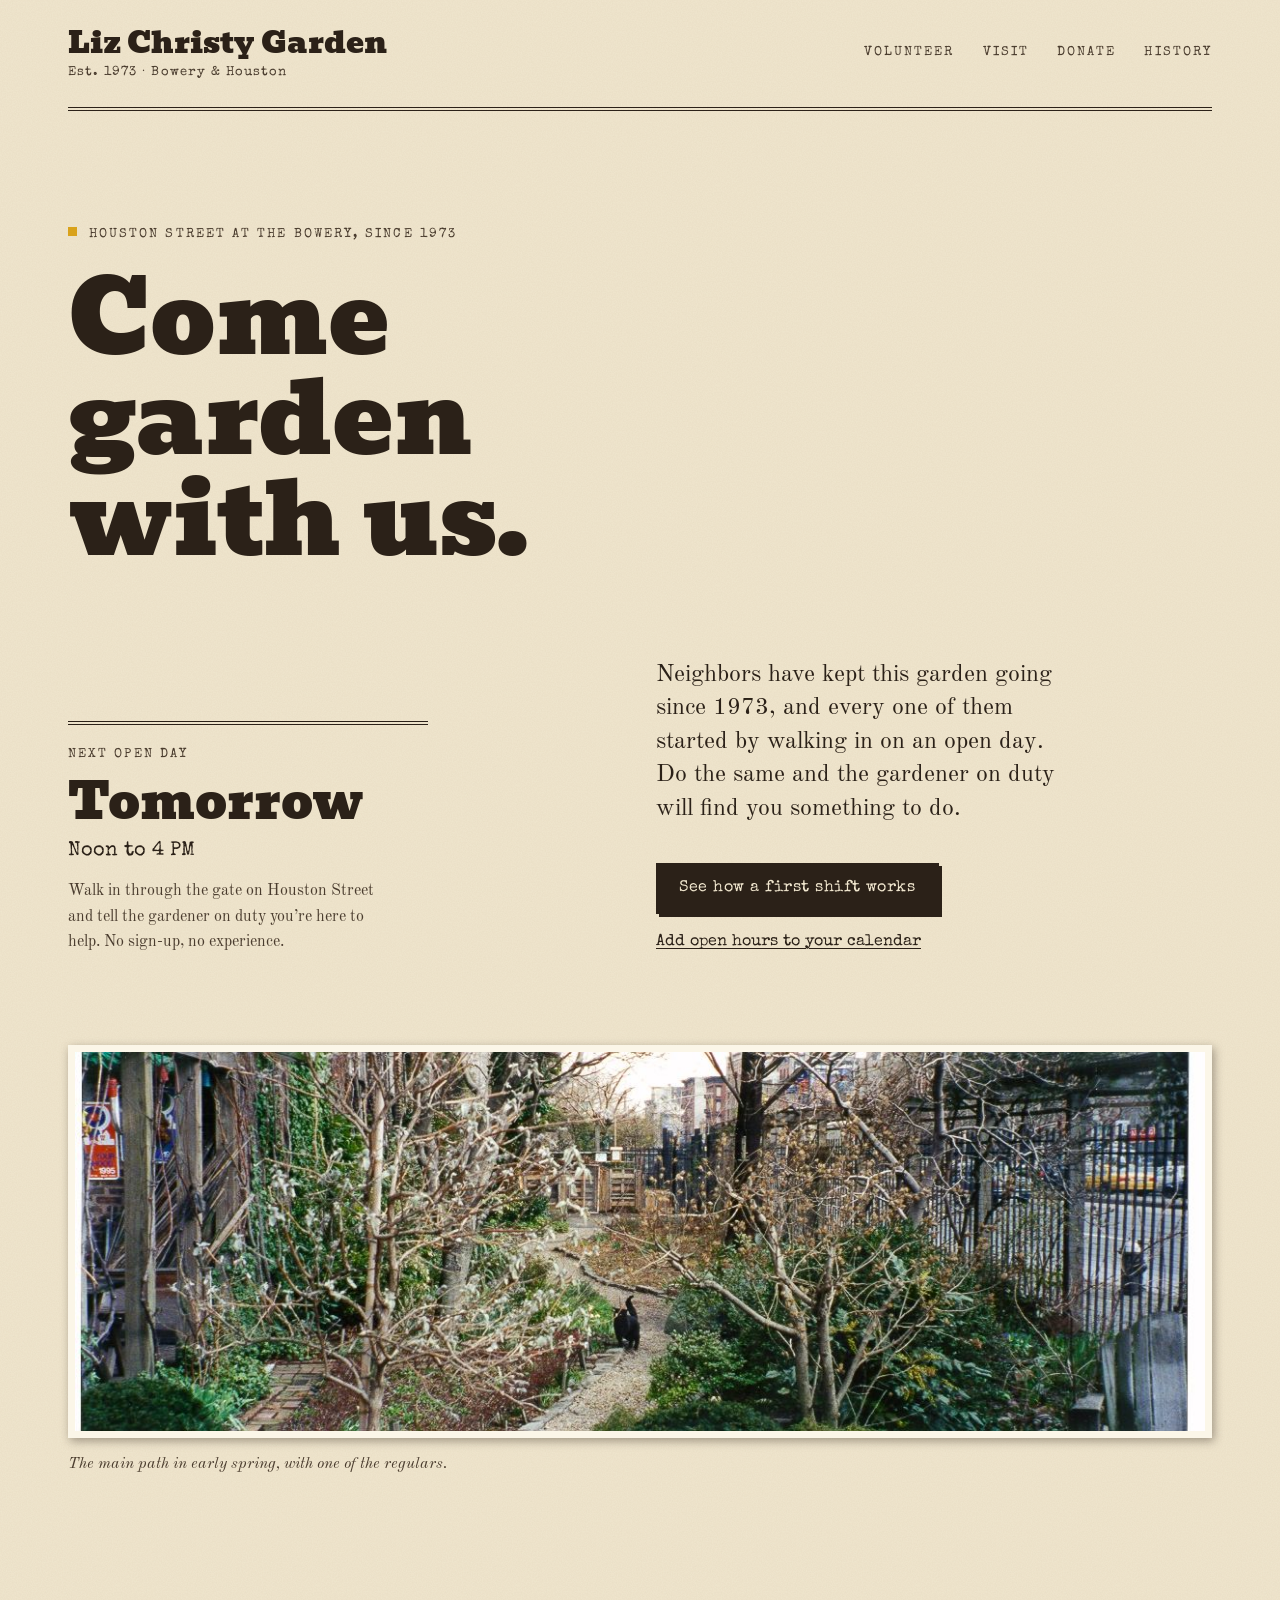
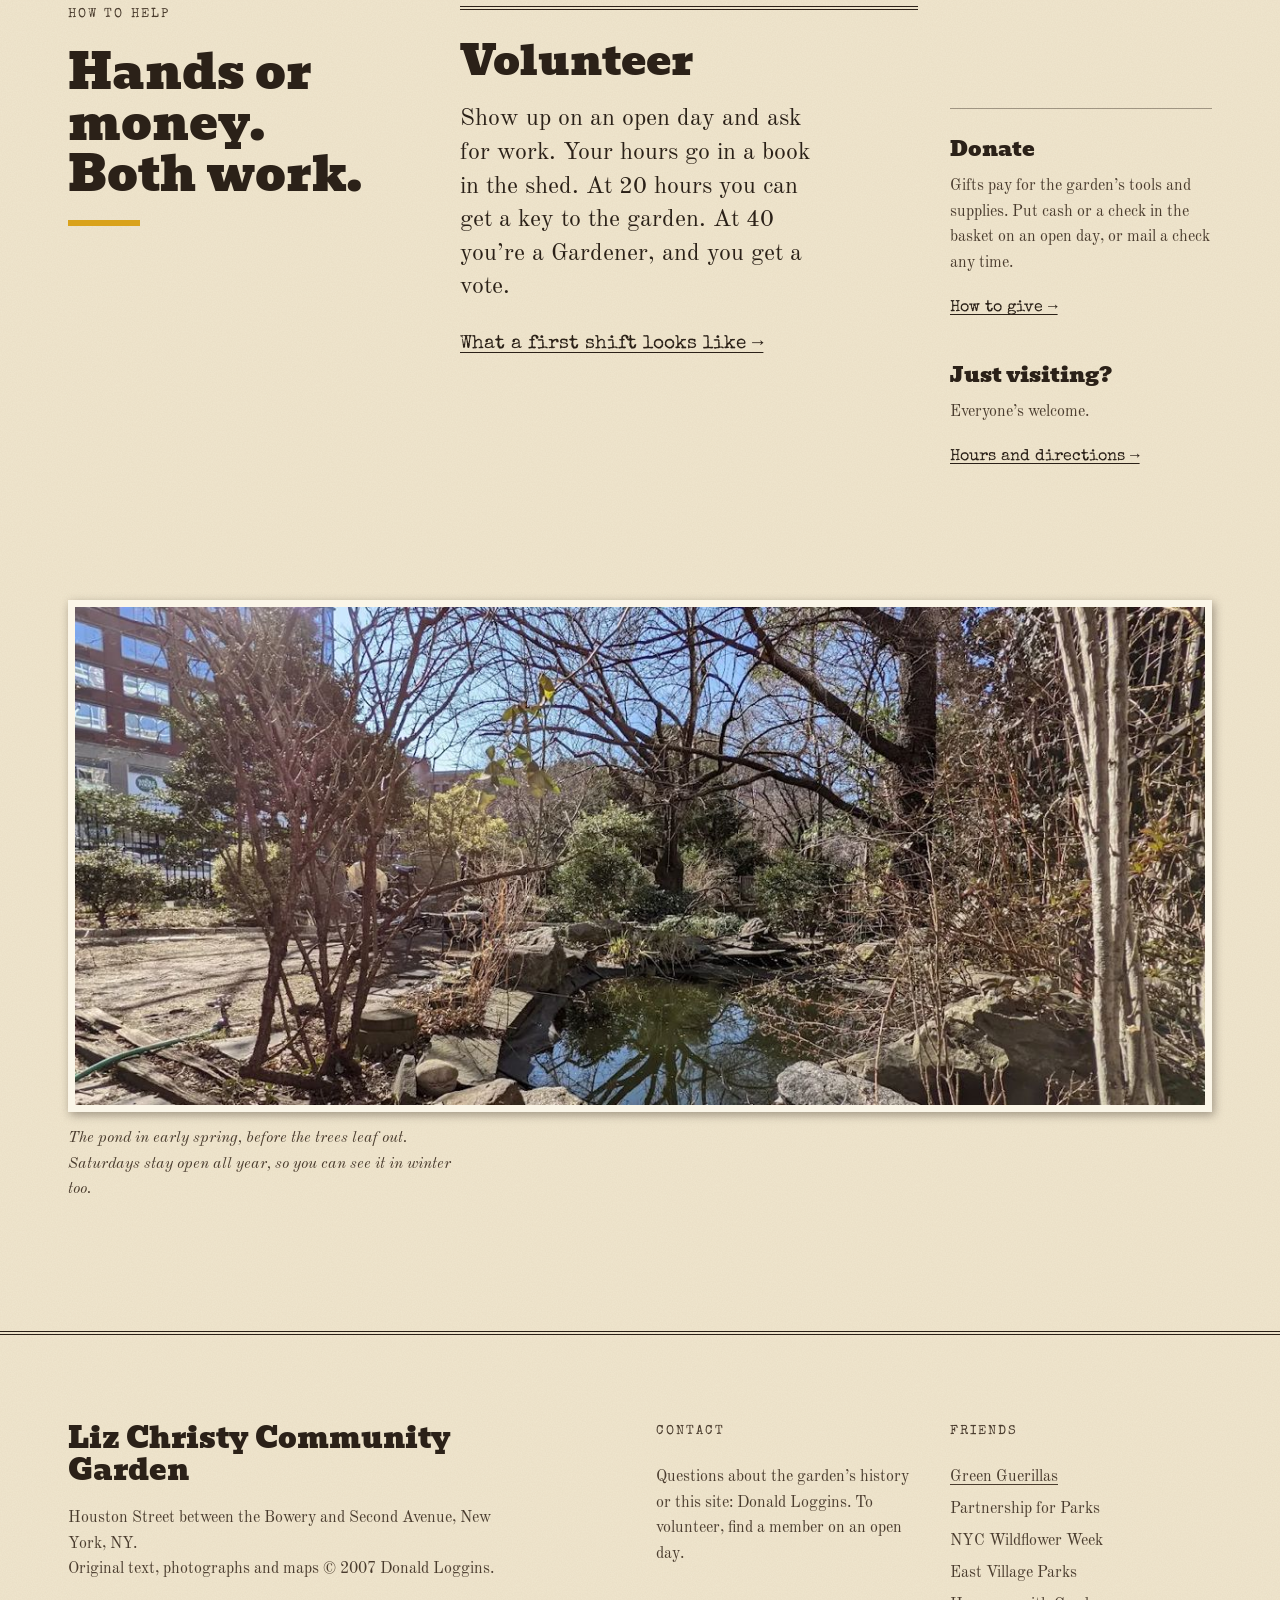
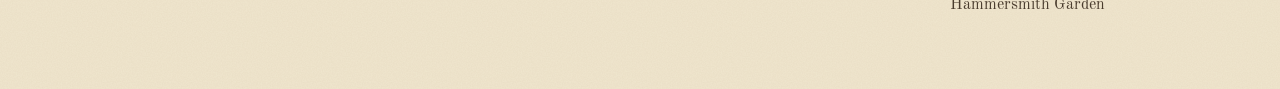
<file: index.html>
<!DOCTYPE html>
<html lang="en">
<head>
<meta charset="utf-8">
<meta name="viewport" content="width=device-width, initial-scale=1, viewport-fit=cover">
<title>Liz Christy Garden · Come garden with us</title>
<meta name="description" content="Neighbors have run this Houston Street garden since 1973. Walk in on a Saturday, noon to 4 PM, and the gardener on duty will find you something to do.">
<!-- Social sharing. If your Vercel address is not liz-christy-gardens.vercel.app,
     replace that address in the four lines below that contain it. -->
<meta property="og:type" content="website">
<meta property="og:site_name" content="Liz Christy Community Garden">
<meta property="og:title" content="Liz Christy Garden: come garden with us">
<meta property="og:description" content="Open Saturdays, noon to 4 PM, all year. Walk in, say you’d like to help, and get to work.">
<link rel="canonical" href="https://liz-christy-gardens.vercel.app/">
<meta property="og:url" content="https://liz-christy-gardens.vercel.app/">
<meta property="og:image" content="https://liz-christy-gardens.vercel.app/share.png">
<meta property="og:image:width" content="1200">
<meta property="og:image:height" content="630">
<meta property="og:image:alt" content="Liz Christy Garden, New York City’s first community garden, since 1973 at Bowery and Houston">
<meta name="twitter:card" content="summary_large_image">
<meta name="twitter:title" content="Liz Christy Garden: come garden with us">
<meta name="twitter:description" content="Open Saturdays, noon to 4 PM, all year. Walk in, say you’d like to help, and get to work.">
<meta name="twitter:image" content="https://liz-christy-gardens.vercel.app/share.png">
<meta name="twitter:image:alt" content="Liz Christy Garden, New York City’s first community garden, since 1973 at Bowery and Houston">
<!-- ANALYTICS (free, cookie-free): sign up at goatcounter.com, replace YOURCODE,
     and remove the comment markers around the line below. Buttons marked data-track report as events.
<script data-goatcounter="https://YOURCODE.goatcounter.com/count" async src="https://gc.zgo.at/count.js"></script>
-->
<link rel="preload" href="fonts/bevan-400.woff2" as="font" type="font/woff2" crossorigin>
<link rel="preload" href="fonts/old-standard-tt-400.woff2" as="font" type="font/woff2" crossorigin>
<link rel="stylesheet" href="css/styles.css">
</head>
<body>
<a class="skip" href="#main">Skip to content</a>
<div class="wrap">
  <nav aria-label="Main">
    <a class="wordmark" href="#/">Liz Christy Garden<small>Est. 1973 · Bowery &amp; Houston</small></a>
    <ul>
      <li><a href="#/volunteer" data-nav="volunteer">Volunteer</a></li>
      <li><a href="#/visit" data-nav="visit">Visit</a></li>
      <li><a href="#/donate" data-nav="donate">Donate</a></li>
      <li><a href="#/history" data-nav="history">History</a></li>
    </ul>
  </nav>
</div>

<main id="main">

<!-- HOME -->
<div class="view" data-page="home" data-title="Liz Christy Garden · Come garden with us">
  <header class="hero">
    <div class="wrap">
      <span class="label">Houston Street at the Bowery, since 1973</span>
      <h1 tabindex="-1">Come garden with us.</h1>
      <div class="grid hero-foot">
        <div class="shift">
          <span class="shift-label">Next open day</span>
          <div class="num" data-next-day>Saturday</div>
          <p class="shift-time" data-next-time>Noon to 4 PM</p>
          <p>Walk in through the gate on Houston Street and tell the gardener on duty you’re here to help. No sign-up, no experience.</p>
        </div>
        <div class="lede-col">
          <p class="lede">Neighbors have kept this garden going since 1973, and every one of them started by walking in on an open day. Do the same and the gardener on duty will find you something to do.</p>
          <div class="actions">
            <a class="btn btn-solid" href="#/volunteer" data-track="hero-volunteer">See how a first shift works</a>
            <a class="textlink" href="open-hours.ics" download data-track="hero-calendar">Add open hours to your calendar</a>
          </div>
        </div>
      </div>
      <figure class="photo photo-hero">
        <img src="images/p0.jpg" width="1171" height="392" alt="A gravel path winds through the garden in early spring, past pussy willows and evergreen shrubs, with a black cat on the path and the Houston Street fence beyond.">
        <figcaption>The main path in early spring, with one of the regulars.</figcaption>
      </figure>
    </div>
  </header>

  <section class="help" aria-labelledby="help-h">
    <div class="wrap grid">
      <div class="help-head">
        <span class="label">How to help</span>
        <h2 id="help-h">Hands or money. Both work.</h2>
      </div>
      <div class="help-main">
        <h3>Volunteer</h3>
        <p>Show up on an open day and ask for work. Your hours go in a book in the shed. At 20 hours you can get a key to the garden. At 40 you’re a Gardener, and you get a vote.</p>
        <a class="arrow" href="#/volunteer" data-track="help-volunteer">What a first shift looks like</a>
      </div>
      <div class="help-side">
        <h3>Donate</h3>
        <p>Gifts pay for the garden’s tools and supplies. Put cash or a check in the basket on an open day, or mail a check any time.</p>
        <a class="arrow" href="#/donate" data-track="help-donate">How to give</a>
        <h3>Just visiting?</h3>
        <p>Everyone’s welcome.</p>
        <a class="arrow" href="#/visit" data-track="help-visit">Hours and directions</a>
      </div>
    </div>
  </section>

  <section class="photo-band">
    <div class="wrap"><figure class="photo"><img src="images/p9.jpg" width="1200" height="529" loading="lazy" alt="The garden pond in early spring under bare trees and a bright blue sky, ringed with large stones, with apartment buildings beyond the fence."><figcaption>The pond in early spring, before the trees leaf out. Saturdays stay open all year, so you can see it in winter too.</figcaption></figure></div>
  </section>
</div>

<!-- VISIT -->
<div class="view" data-page="visit" data-title="Visit · Liz Christy Garden" hidden>
  <header class="page-head">
    <div class="wrap grid">
      <div class="ph-title"><span class="label">Visit</span><h1 tabindex="-1">Come and visit.</h1></div>
      <p class="ph-lede">The garden is open to everyone. Want to pitch in while you’re here? Ask the gardener on duty.</p>
    </div>
  </header>
  <section id="visit" aria-labelledby="visit-h">
    <div class="wrap grid">
      <div class="visit-head">
        <span class="label">Open hours</span>
        <h2 id="visit-h">When we’re open.</h2>
        <div class="status" id="status" role="status"><i aria-hidden="true"></i><span id="status-text">Checking today’s hours</span></div>
        <p><a class="textlink" href="open-hours.ics" download data-track="visit-calendar">Add open hours to your calendar</a></p>
      </div>
      <div class="visit-body">
        <table>
          <tbody>
            <tr data-day="6"><th scope="row">Saturday</th><td>Noon to 4 PM<small>All year</small></td></tr>
            <tr data-day="0"><th scope="row">Sunday</th><td>Noon to 4 PM<small>May through September</small></td></tr>
            <tr data-day="2"><th scope="row">Tuesday</th><td>6 PM to dusk<small>May through September</small></td></tr>
            <tr data-day="4"><th scope="row">Thursday</th><td>6 PM to dusk<small>May through September</small></td></tr>
          </tbody>
        </table>
        <div class="address">
          <div class="map" aria-hidden="true"><div class="lot"></div><b class="h">Houston</b><b class="v">Bowery</b></div>
          <div>
            <h3>Northeast corner of Bowery and Houston</h3>
            <p class="soft">The gate is on Houston Street, between the Bowery and Second Avenue, in Manhattan.</p>
          </div>
        </div>
      </div>
      <figure class="photo photo-wide">
        <img src="images/p1.jpg" width="1150" height="388" loading="lazy" alt="Planted beds and a curving gravel path under a large bare-branched tree, with the iron fence and Houston Street traffic visible through the trees.">
        <figcaption>Looking toward Houston Street. The garden sits right on the corner, behind the iron fence.</figcaption>
      </figure>
    </div>
  </section>
  <section id="today" aria-labelledby="today-h">
    <div class="wrap grid">
      <div class="today-head">
        <span class="label">What’s growing</span>
        <h2 id="today-h">A walk through.</h2>
        <p class="soft">Members design and tend their own areas. Everyone shares the general upkeep.</p>
      </div>
      <dl class="today-list">
        <div class="feature">
          <dt>The pond</dt>
          <dd>Two and a half feet deep, with fish and red-eared slider turtles living in it year round.</dd>
          <dd class="pond-photo"><div class="photo-pair">
            <figure class="photo"><img src="images/p2.jpg" width="800" height="600" loading="lazy" alt="Red-eared slider turtles basking on stones at the edge of the garden pond, surrounded by tall leafy water plants, grasses, and a wooden bench."><figcaption>Red-eared sliders sunning on the edge.</figcaption></figure>
            <figure class="photo"><img src="images/p5.jpg" width="765" height="1020" loading="lazy" alt="Orange, red, and pale gold fish gathered near a flat stone at the edge of the dark pond, with water plants overhead."><figcaption>The fish, gathering at the edge.</figcaption></figure>
          </div></dd>
        </div>
        <div><dt>Wildflower habitat</dt><dd>A patch kept for native and wild plants.</dd></div>
        <div><dt>Grape arbor</dt><dd>Shade overhead, grapes in season.</dd></div>
        <div><dt>Weeping birch grove</dt><dd>A quiet stand of trees to sit under.</dd></div>
        <div><dt>Dawn redwood</dt><dd>An ancient tree species, growing on Houston Street.</dd></div>
        <div><dt>Fruit trees and berries</dt><dd>Tucked in among the members’ plots.</dd></div>
        <div><dt>Vegetables and herbs</dt><dd>Descendants of the sixty raised beds from 1974.</dd></div>
        <div><dt>Perennials</dt><dd>Hundreds of varieties, so something is always in bloom.</dd></div>
        <div><dt>Benches</dt><dd>Wooden ones, for reading, resting, and bird watching.</dd></div>
      </dl>
    </div>
  </section>
  <section class="essay" aria-labelledby="essay-h">
    <div class="wrap grid">
      <div class="essay-head">
        <span class="label">Around the garden</span>
        <h2 id="essay-h">Places to pause.</h2>
      </div>
      <figure class="photo essay-a"><img src="images/p3.jpg" width="540" height="720" loading="lazy" alt="A wooden arbor bench with a lattice back, nearly covered in trailing vines, set among leafy shrubs and dappled sunlight."><figcaption>A vine-covered arbor bench.</figcaption></figure>
    </div>
  </section>
  <section id="rules" aria-labelledby="rules-h">
    <div class="wrap grid">
      <div class="rules-head">
        <span class="label">House rules</span>
        <h2 id="rules-h">The short version.</h2>
        <p>Sunbathe, read, watch birds, wander. These keep it nice for everyone else doing the same.</p>
      </div>
      <dl class="rules">
        <div><dt>Leave the flowers</dt><dd>Please don’t pick or cut anything. If a plant catches your eye, ask a gardener its name and look for it at a Greenmarket.</dd></div>
        <div><dt>Stay on the paths</dt><dd>Don’t step into a plot without its gardener’s permission. Dogs stay on the paths too.</dd></div>
        <div><dt>Kids are welcome</dt><dd>They can visit with a parent and learn to garden. Running and wild play aren’t allowed.</dd></div>
        <div><dt>Let the pond be</dt><dd>Please don’t add fish or turtles. The pond can only safely support the ones it has.</dd></div>
        <div><dt>Handheld cameras only</dt><dd>Tripods and other gear block the paths.</dd></div>
      </dl>
    </div>
  </section>
</div>

<!-- HISTORY -->
<div class="view" data-page="history" data-title="History · Liz Christy Garden" hidden>
  <header class="page-head">
    <div class="wrap grid">
      <div class="ph-title"><span class="label">History</span><h1 tabindex="-1">Fifty years on one corner.</h1></div>
      <p class="ph-lede">A rubble-strewn lot became New York City’s first community garden. Here’s how.</p>
    </div>
  </header>
  <section id="history" class="dark" aria-labelledby="hist-h">
    <div class="wrap grid">
      <div class="hist-head">
        <span class="label">Timeline</span>
        <h2 id="hist-h">From Stuyvesant’s farm to a protected garden.</h2>
      </div>
      <p class="hist-intro">By the 1970s this corner was a vacant lot in a neighborhood of abandoned buildings. A local resident named Liz Christy saw a garden in it.</p>
      <ol class="timeline">
        <li><div class="yr">1600s</div><div class="ev"><h3>A Dutch bouwerie</h3><p>The corner of Bouwerie and North Street was the southern tip of a farm owned by Peter Stuyvesant, the last Dutch Governor of New Amsterdam. Bouwerie is Dutch for farm.</p></div></li>
        <li class="key"><div class="yr">1973</div><div class="ev"><h3>The Green Guerillas move in</h3><p>Liz Christy and a group of gardening activists were already planting window boxes, tree pits, and vacant lots with seed bombs. In December they asked the City for official use of the lot. Volunteers hauled out garbage and rubble, spread donated topsoil, put up a fence, and started planting.</p></div></li>
        <li class="key"><div class="yr">1974</div><div class="ev"><h3>The $1 lease</h3><p>On April 23, the City’s office of Housing Preservation and Development approved the lot for rent. Sixty raised beds went in with vegetables, then trees and herbaceous borders.</p><figure class="photo archive"><img src="images/p10.jpg" width="288" height="227" loading="lazy" alt="Black-and-white photograph of a woman and a young boy reading a sign on a chain-link fence that says Bowery-Houston Community Farm and Garden, 1974."><figcaption>The first sign, 1974, when it was still the Bowery-Houston Community Farm and Garden.</figcaption></figure></div></li>
        <li><div class="yr">1975</div><div class="ev"><h3>A model for the city</h3><p>In its second year the garden won its first Mollie Parnis Dress Up Your Neighborhood Award. People from all five boroughs asked how to start their own. The Green Guerillas ran workshops, tested plants in hostile conditions, and gave plants away to new gardens across the City.</p></div></li>
        <li><div class="yr">1986</div><div class="ev"><h3>Named for its founder</h3><p>The garden was dedicated as Liz Christy’s Bowery-Houston Garden, in her memory.</p></div></li>
        <li><div class="yr">1990</div><div class="ev"><h3>A pledge to keep it whole</h3><p>After years of uncertainty and a wave of public support, the Cooper Square Committee pledged to preserve the entire garden in its renovation plans for the neighborhood.</p></div></li>
        <li><div class="yr">2002</div><div class="ev"><h3>Protected</h3><p>An agreement between the City of New York and the New York State Attorney General calls for the preservation of the Liz Christy Garden.</p></div></li>
      </ol>
    </div>
  </section>
  <section class="photo-band" aria-labelledby="hood-h">
    <div class="wrap grid">
      <div class="band-text"><span class="label">The neighborhood today</span><h2 id="hood-h">Still full of color.</h2>
        <p>The blocks around Bowery and Houston that were in decline in the 1970s are lively again, painted walls and all.</p></div>
      <figure class="photo band-photo"><img src="images/p6.jpg" width="1200" height="900" loading="lazy" alt="Large painted murals and colorful graffiti lettering on brick walls and wooden boards along a city sidewalk."><figcaption>Street art a few steps from the gate.</figcaption></figure>
    </div>
  </section>
  <section class="history-cta" aria-labelledby="hcta-h">
    <div class="wrap grid">
      <div class="hcta-text"><h2 id="hcta-h">Volunteers built this garden. They still run it.</h2></div>
      <div class="hcta-actions">
        <p>It started with a lot full of rubble and some neighbors with shovels. The method hasn’t changed.</p>
        <div class="actions"><a class="btn btn-solid" href="#/volunteer" data-track="history-volunteer">Come help</a></div>
      </div>
    </div>
  </section>
</div>

<!-- VOLUNTEER -->
<div class="view" data-page="volunteer" data-title="Volunteer · Liz Christy Garden" hidden>
  <header class="page-head">
    <div class="wrap grid">
      <div class="ph-title"><span class="label">Volunteer</span><h1 tabindex="-1">Grow with us.</h1></div>
      <p class="ph-lede">Come on an open day and say you’d like to help. That’s the whole sign-up.</p>
    </div>
  </header>
  <section class="first-visit" aria-labelledby="fv-h">
    <div class="wrap grid">
      <div class="fv-head">
        <span class="label">Your first shift</span>
        <h2 id="fv-h">What to do on the day.</h2>
        <p class="next-open" data-next-open></p>
        <p><a class="btn btn-solid" href="open-hours.ics" download data-track="volunteer-calendar">Add open hours to your calendar</a></p>
      </div>
      <dl class="fv-list">
        <div><dt>When</dt><dd>Saturdays, noon to 4 PM, all year. From May through September there are also Sundays, noon to 4 PM, and Tuesdays and Thursdays from 6 PM to dusk.</dd></div>
        <div><dt>Where</dt><dd>The gate on Houston Street, between the Bowery and Second Avenue.</dd></div>
        <div><dt>Wear</dt><dd>Shoes and clothes that can get dirty.</dd></div>
        <div><dt>Then</dt><dd>Find the gardener on duty and say you’d like to volunteer. They’ll give you a job and write down your hours.</dd></div>
      </dl>
    </div>
  </section>
  <section id="join" aria-labelledby="join-h">
    <div class="wrap grid">
      <div class="join-text">
        <span class="label">If you keep coming back</span>
        <h2 id="join-h">From volunteer to member.</h2>
        <p>Beginners learn next to experienced gardeners, and experienced hands are welcome to teach. Members design and tend their own areas of the garden and share the general upkeep. What counts is wanting to garden.</p>
        <p>Already volunteering? Hours go in the book in the shed. Ask the gardener on duty where you stand.</p>
      </div>
      <ol class="steps">
        <li><b>First day</b>Introduce yourself to the gardener on duty and get to work.</li>
        <li><b>Every visit</b>Your hours get logged in the book in the shed.</li>
        <li><b>20 hours</b>You can get a key to the garden.</li>
        <li><b>40 hours</b>You’re a Gardener, with a vote.</li>
      </ol>
    </div>
  </section>
  <section class="photo-band" aria-labelledby="grow-h">
    <div class="wrap grid">
      <div class="band-text"><span class="label">What volunteers tend</span><h2 id="grow-h">Every bloom here was planted by someone.</h2></div>
      <figure class="photo pair-a"><img src="images/p7.jpg" width="1200" height="900" loading="lazy" alt="White roses blooming in front of a large, brightly painted mural of a fanged, three-eyed face."><figcaption>White roses against a painted wall.</figcaption></figure>
      <figure class="photo pair-b"><img src="images/p8.jpg" width="768" height="1020" loading="lazy" alt="A pale pink rose lit by low evening sun, with soft, glowing foliage behind it."><figcaption>A pale rose in the evening light.</figcaption></figure>
    </div>
  </section>
</div>

<!-- DONATE -->
<div class="view" data-page="donate" data-title="Donate · Liz Christy Garden" hidden>
  <header class="page-head">
    <div class="wrap grid">
      <div class="ph-title"><span class="label">Donate</span><h1 tabindex="-1">Chip in.</h1></div>
      <p class="ph-lede">Gifts pay for the tools and supplies the garden runs on.</p>
    </div>
  </header>
  <section id="support" class="dark" aria-labelledby="sup-h">
    <div class="wrap grid">
      <div class="support-head">
        <span class="label">How to give</span>
        <h2 id="sup-h">Two ways to donate.</h2>
      </div>
      <ol class="give-ways">
        <li>
          <h3>In the garden</h3>
          <p>Drop cash or a check in the collection basket, or hand a check to the gardener on duty. The basket is out during open hours: Saturdays noon to 4 PM all year, plus Sundays noon to 4 PM and Tuesday and Thursday evenings from 6 PM to dusk, May through September.</p>
          <p class="next-open" data-next-open></p>
        </li>
        <li>
          <h3>By mail, any time</h3>
          <p>Make a check out to “Green Guerillas” and write “Liz Christy” on the memo line. The memo line is what sends your gift to this garden.</p>
        </li>
      </ol>
      <div class="mail" id="donate">
        <span class="label">Mail your check to</span>
        <address>Green Guerillas<br>307 7th Avenue, Room 1601<br>New York, NY 10001</address>
        <p class="memo">Payable to <strong>“Green Guerillas”</strong>. Memo line: <strong>“Liz Christy”</strong>.</p>
        <div class="mail-actions">
          <button type="button" class="btn btn-light" id="copy-addr" data-track="donate-copy-address">Copy mailing address</button>
        </div>
        <p class="copy-msg" id="copy-msg" role="status"></p>
        <p class="gg-note">Green Guerillas is the gardening group that helped start this garden in 1973. <a href="https://www.greenguerillas.org" target="_blank" rel="noopener" data-track="donate-green-guerillas">About Green Guerillas</a></p>
      </div>
      <div class="support-body">
        <span class="label">Other ways to help</span>
        <p>Can’t give money? <a href="#/volunteer" data-track="donate-to-volunteer">Come volunteer on an open day.</a> Tell friends about the garden and bring them along. If you run a neighborhood business, a donation goes a long way.</p>
      </div>
    </div>
  </section>
  <section class="photo-band" aria-labelledby="gift-h">
    <div class="wrap grid">
      <figure class="photo gift-photo"><img src="images/p4.jpg" width="765" height="1020" loading="lazy" alt="A full pink rose in bloom, its petals beaded with raindrops, among glossy green leaves."><figcaption>A rose after the rain.</figcaption></figure>
      <div class="gift-text"><span class="label">Where your gift goes</span><h2 id="gift-h">Tools and supplies.</h2>
        <p>Money from the basket and the mail pays for the tools and supplies that keep the garden going.</p></div>
    </div>
  </section>
</div>

</main>

<footer>
  <div class="wrap grid">
    <div class="col-a">
      <p class="big">Liz Christy Community Garden</p>
      <p>Houston Street between the Bowery and Second Avenue, New York, NY.<br>Original text, photographs and maps © 2007 Donald Loggins.</p>
    </div>
    <div class="col-b">
      <span class="label">Contact</span>
      <p>Questions about the garden’s history or this site: Donald Loggins. To volunteer, find a member on an open day.</p>
    </div>
    <div class="col-c">
      <span class="label">Friends</span>
      <ul>
        <li><a href="https://www.greenguerillas.org" rel="noopener" target="_blank">Green Guerillas</a></li>
        <li>Partnership for Parks</li>
        <li>NYC Wildflower Week</li>
        <li>East Village Parks</li>
        <li>Hammersmith Garden</li>
      </ul>
    </div>
  </div>
</footer>

<script src="js/main.js"></script>
</body>
</html>
</file>
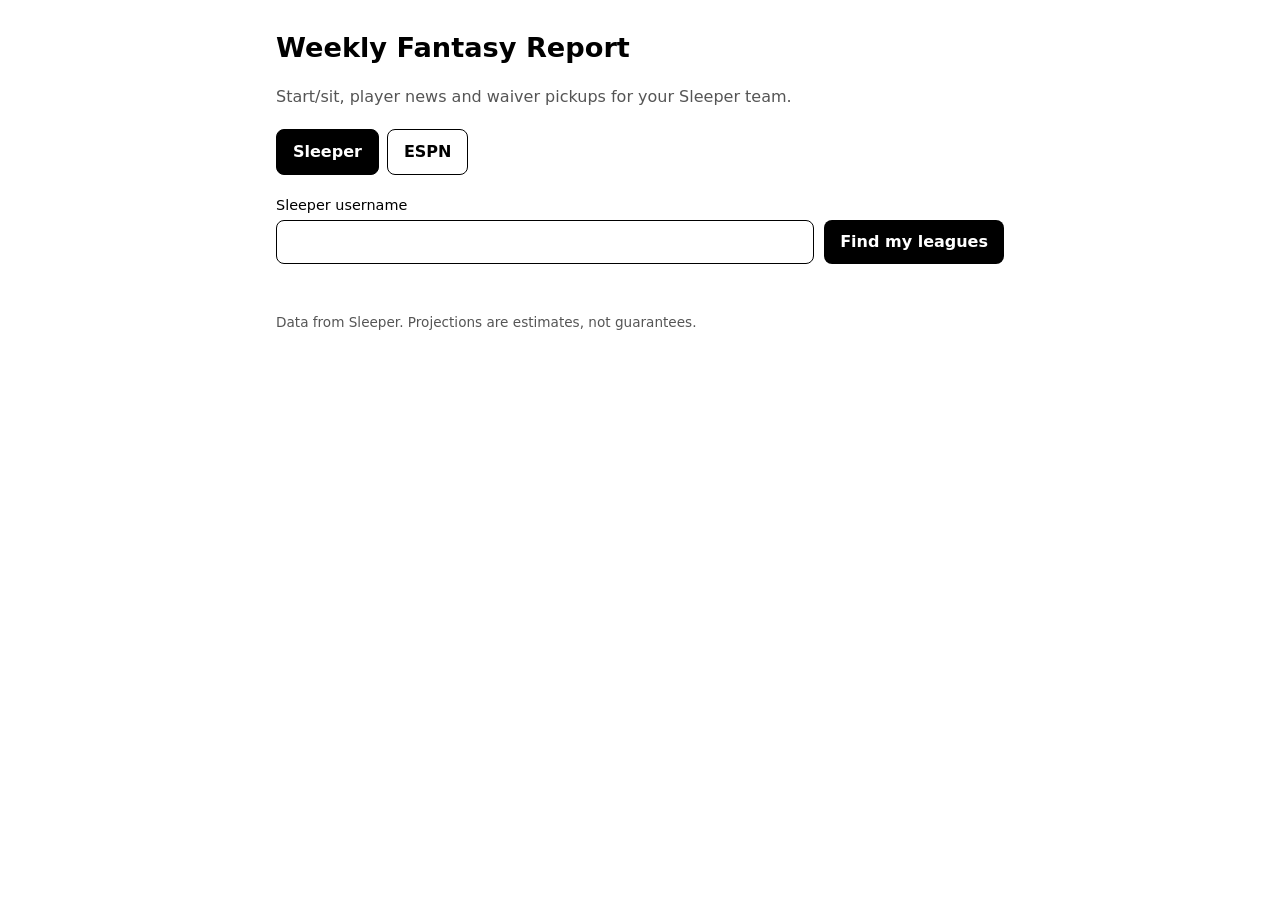
<file: fantasy-report/index.html>
<!doctype html>
<html lang="en">
<head>
  <meta charset="utf-8">
  <meta name="viewport" content="width=device-width, initial-scale=1">
  <title>Weekly Fantasy Report</title>
  <link rel="stylesheet" href="styles.css">
</head>
<body>
  <header>
    <h1>Weekly Fantasy Report</h1>
    <p>Start/sit, player news and waiver pickups for your Sleeper team.</p>
  </header>
  <main>
    <div class="tabs" role="group" aria-label="Fantasy platform">
      <button type="button" data-platform="sleeper" aria-pressed="true">Sleeper</button>
      <button type="button" data-platform="espn" aria-pressed="false">ESPN</button>
    </div>
    <form id="lookup">
      <label>Sleeper username
        <input id="username" autocomplete="off" autocapitalize="off" required>
      </label>
      <button>Find my leagues</button>
    </form>
    <form id="espn-form" hidden>
      <label>ESPN league ID
        <input id="espn-id" inputmode="numeric" pattern="[0-9]+" autocomplete="off" required>
        <small class="muted">The number after leagueId= in your league's URL</small>
      </label>
      <details>
        <summary>Private league?</summary>
        <p class="muted">Public leagues need nothing here. For private leagues, copy the <code>espn_s2</code> and <code>SWID</code> cookies from espn.com (browser dev tools, Application/Storage, Cookies). They are sent only to ESPN through this site and are not stored.</p>
        <label>espn_s2 <input id="espn-s2" autocomplete="off"></label>
        <label>SWID <input id="espn-swid" autocomplete="off" placeholder="{XXXXXXXX-XXXX-...}"></label>
      </details>
      <button>Find my team</button>
    </form>
    <p id="status" role="status"></p>
    <section id="leagues" hidden>
      <h2>Pick a league</h2>
      <div id="league-list"></div>
    </section>
    <section id="report" hidden></section>
  </main>
  <footer>Data from Sleeper. Projections are estimates, not guarantees.</footer>
  <script type="module" src="app.js"></script>
</body>
</html>
</file>
<file: css/styles.css>
/* Palette: aged newsprint paper, warm ink, forest green, brick red and mustard (used sparingly).
   Type: Bevan (1970s slab) for headings, Special Elite (typewriter) for labels, Old Standard TT for reading.
   Every text/background pair below measures 7:1 or higher (WCAG AAA) except the mustard/brick accents,
   which only mark things and never carry text. */
@font-face{font-family:"Bevan";src:url(../fonts/bevan-400.woff2) format("woff2");font-weight:400;font-style:normal;font-display:swap}
@font-face{font-family:"Special Elite";src:url(../fonts/special-elite-400.woff2) format("woff2");font-weight:400;font-style:normal;font-display:swap}
@font-face{font-family:"Old Standard TT";src:url(../fonts/old-standard-tt-400.woff2) format("woff2");font-weight:400;font-style:normal;font-display:swap}
@font-face{font-family:"Old Standard TT";src:url(../fonts/old-standard-tt-700.woff2) format("woff2");font-weight:700;font-style:normal;font-display:swap}
@font-face{font-family:"Old Standard TT";src:url(../fonts/old-standard-tt-400-italic.woff2) format("woff2");font-weight:400;font-style:italic;font-display:swap}
:root{
  --bg:#F0E6CE; --text:#2B2118; --text-soft:#4A3C2E; --rule:rgba(43,33,24,.4);
  --moss:#2E4A2A; --on-moss:#F0E6CE; --on-moss-soft:#D8D0B2; --moss-rule:rgba(240,230,206,.4);
  --accent:#D9A21B; --focus:#B3401F; --print:#FBF6E8;
  --display:"Bevan","Rockwell","Clarendon",Georgia,serif;
  --type:"Special Elite","Courier New",Courier,monospace;
  --body:"Old Standard TT","Century Schoolbook",Georgia,"Times New Roman",serif;
  --fs-label:.8125rem; --fs-small:1rem; --fs-body:1.1875rem; --fs-lede:1.5rem;
  --fs-h3:1.3rem; --fs-h2:clamp(1.9rem,3.8vw,3rem); --fs-h1:clamp(2.8rem,8.4vw,6.4rem);
  --section:clamp(5rem,10vw,9rem);
  --max:77.5rem;
  box-sizing:border-box;
  padding-top:env(safe-area-inset-top,0px); padding-bottom:env(safe-area-inset-bottom,0px);
}
@media (prefers-color-scheme: dark){
  :root:not([data-theme="light"]){
    --bg:#1F1A13; --text:#EADFC4; --text-soft:#C4B79A; --rule:rgba(234,223,196,.35);
    --moss:#263B22; --on-moss:#EADFC4; --on-moss-soft:#CFC7AA; --moss-rule:rgba(234,223,196,.35);
    --focus:#E0A82E;
  }
}
:root[data-theme="dark"]{
  --bg:#1F1A13; --text:#EADFC4; --text-soft:#C4B79A; --rule:rgba(234,223,196,.35);
  --moss:#263B22; --on-moss:#EADFC4; --on-moss-soft:#CFC7AA; --moss-rule:rgba(234,223,196,.35);
  --focus:#E0A82E;
}
*,*::before,*::after{box-sizing:inherit}
html{scroll-padding-top:env(safe-area-inset-top,0px);scroll-behavior:smooth}
@media (prefers-reduced-motion: reduce){html{scroll-behavior:auto}}
body{margin:0;background-color:var(--bg);background-image:url("data:image/svg+xml;utf8,<svg xmlns='http://www.w3.org/2000/svg' width='200' height='200'><filter id='n'><feTurbulence type='fractalNoise' baseFrequency='.8' numOctaves='2' stitchTiles='stitch'/><feColorMatrix values='0 0 0 0 .35  0 0 0 0 .27  0 0 0 0 .15  0 0 0 .09 0'/></filter><rect width='100%' height='100%' filter='url(%23n)'/></svg>");color:var(--text);font-family:var(--body);font-size:var(--fs-body);line-height:1.6;-webkit-font-smoothing:antialiased}
a{color:inherit;text-decoration-thickness:1px;text-underline-offset:.2em}
a:hover{text-decoration-thickness:2px}
:focus-visible{outline:3px solid var(--focus);outline-offset:4px;border-radius:2px}
h1,h2,h3{font-family:var(--display);margin:0;font-weight:400;text-wrap:balance}
h1{font-size:var(--fs-h1);line-height:.98;letter-spacing:0}
h2{font-size:var(--fs-h2);line-height:1.06;letter-spacing:0}
h3{font-size:var(--fs-h3);line-height:1.2;letter-spacing:0}
p{margin:0 0 1.15em}
figure{margin:0}
.soft{color:var(--text-soft)}
.label{font-family:var(--type);font-size:var(--fs-label);font-weight:400;text-transform:uppercase;letter-spacing:.16em;line-height:1.4;color:var(--text-soft);display:block;margin-bottom:1.5rem}
.wrap{width:100%;max-width:var(--max);margin:0 auto;padding:0 clamp(1.25rem,4vw,3rem)}
.grid{display:grid;grid-template-columns:repeat(12,minmax(0,1fr));column-gap:clamp(1rem,2.5vw,2.5rem)}
section{padding:var(--section) 0}
.dark{background:var(--moss);color:var(--on-moss)}
.dark .label{color:var(--on-moss-soft)}
.skip{position:absolute;left:1rem;top:-4rem;background:var(--text);color:var(--bg);padding:.75rem 1rem;border-radius:0;z-index:10}
.skip:focus{top:1rem}
.view[hidden]{display:none}

/* Nav */
nav{display:flex;flex-wrap:wrap;justify-content:space-between;align-items:center;gap:1rem 2rem;padding:1.75rem 0;border-bottom:4px double var(--text)}
.wordmark{font-family:var(--display);font-size:clamp(1.3rem,2.6vw,1.9rem);line-height:1;letter-spacing:0;text-decoration:none;display:block}
nav ul{list-style:none;margin:0;padding:0;display:flex;flex-wrap:wrap;gap:.5rem 1.75rem}
nav ul a{font-family:var(--type);font-size:var(--fs-label);font-weight:400;text-transform:uppercase;letter-spacing:.16em;text-decoration:none;color:var(--text-soft);padding:.5rem 0;display:inline-block}
nav ul a:hover{color:var(--text);text-decoration:underline}
nav a[aria-current="page"]{color:var(--text);text-decoration:underline;text-decoration-thickness:2px;text-underline-offset:.45em}

/* Buttons and links */
.actions,.mail-actions{display:flex;flex-wrap:wrap;align-items:center;gap:1rem 1.75rem;margin-top:2.25rem}
.btn{display:inline-flex;align-items:center;justify-content:center;min-height:3rem;padding:.75rem 1.4rem;font-family:var(--type);font-weight:400;font-size:var(--fs-small);letter-spacing:.03em;box-shadow:3px 3px 0 var(--text);text-decoration:none;border:1px solid var(--text);border-radius:0;background:transparent;color:var(--text);cursor:pointer}
.btn:hover{background:var(--text);color:var(--bg);text-decoration:none;transform:translate(2px,2px);box-shadow:1px 1px 0 var(--text)}
.btn-solid{background:var(--text);color:var(--bg)}
.btn-solid:hover{background:var(--moss);border-color:var(--moss);color:var(--on-moss)}
.btn-light{background:var(--on-moss);color:var(--moss);border-color:var(--on-moss);box-shadow:3px 3px 0 rgba(0,0,0,.45)}
.btn-light:hover{background:transparent;color:var(--on-moss);box-shadow:1px 1px 0 rgba(0,0,0,.45)}
.textlink{font-family:var(--type);font-size:var(--fs-small)}
.arrow{font-family:var(--type)}
.arrow::after{content:" →"}

/* Home hero */
.hero{padding:clamp(4rem,9vw,8rem) 0 var(--section)}
.hero .label::before{content:"";display:inline-block;width:.55rem;height:.55rem;background:var(--accent);margin-right:.75rem;vertical-align:.05em}
.hero h1{max-width:10ch}
.hero-foot{margin-top:clamp(3rem,7vw,6rem);align-items:end}
.shift{grid-column:1 / span 4;border-top:4px double var(--text);padding-top:1.25rem}
.shift-label{display:block;font-family:var(--type);font-weight:400;font-size:var(--fs-label);text-transform:uppercase;letter-spacing:.16em;color:var(--text-soft);margin-bottom:.75rem}
.shift .num{font-family:var(--display);font-size:clamp(2.1rem,4.2vw,3.1rem);line-height:1;letter-spacing:0}
.shift .shift-time{font-family:var(--type);font-size:1.25rem;margin:.5rem 0 0}
.shift p{font-size:var(--fs-small);color:var(--text-soft);margin:.75rem 0 0;max-width:34ch}
.shift .shift-time{color:var(--text)}
.lede-col{grid-column:7 / span 6}
.lede{font-size:var(--fs-lede);line-height:1.4;margin:0;max-width:30ch}
.photo-hero{margin-top:clamp(3.5rem,7vw,6rem)}

/* Home: how to help (uneven on purpose) */
.help{padding-top:0}
.help-head{grid-column:1 / span 4;align-self:start}
.help-main{grid-column:5 / span 5;border-top:4px double var(--text);padding-top:1.75rem}
.help-main h3{font-size:clamp(1.8rem,3.4vw,2.6rem);letter-spacing:0;line-height:1.1}
.help-main p{font-size:var(--fs-lede);line-height:1.4;margin:1.25rem 0 1.5rem;max-width:26ch}
.help-side{grid-column:10 / span 3;margin-top:clamp(3rem,8vw,7rem);border-top:1px solid var(--rule);padding-top:1.75rem}
.help-side h3{margin-bottom:.75rem}
.help-side h3:not(:first-child){margin-top:2.5rem}
.help-side p{color:var(--text-soft);font-size:var(--fs-small);margin:0 0 1rem}
.help-side .arrow{font-size:var(--fs-small)}

/* Inner page header */
.page-head{padding:clamp(4rem,9vw,8rem) 0 clamp(3rem,6vw,4.5rem);border-bottom:1px solid var(--rule)}
.page-head h1{font-size:clamp(2.6rem,6.8vw,5.2rem);line-height:1.02;letter-spacing:0}
.ph-title{grid-column:1 / span 7}
.ph-lede{grid-column:8 / span 5;align-self:end;font-size:var(--fs-lede);line-height:1.4;margin:0;max-width:24ch}
h1:focus{outline:none}

/* Visit */
.visit-head{grid-column:1 / span 4}
.visit-body{grid-column:6 / span 7}
.visit-head .textlink{display:inline-block;margin-top:1.5rem}
.status{display:inline-flex;align-items:center;gap:.7rem;font-family:var(--type);font-weight:400;font-size:var(--fs-small);margin-top:2rem;padding:.6rem .9rem;border:1px solid var(--rule);border-radius:0}
.status i{width:.6rem;height:.6rem;border-radius:50%;border:1.5px solid var(--text-soft)}
.status.open i{background:var(--accent);border-color:var(--accent)}
table{border-collapse:collapse;width:100%}
th,td{text-align:left;vertical-align:baseline;padding:1.3rem 0;border-bottom:1px solid var(--rule)}
tr:first-child th,tr:first-child td{border-top:4px double var(--text)}
th{font-family:var(--display);font-weight:400;font-size:1.2rem;width:40%}
td{font-size:1.25rem}
td small{display:block;font-size:var(--fs-small);color:var(--text-soft)}
tr.today th::after{content:"Today";font-family:var(--type);font-size:.75rem;font-weight:400;text-transform:uppercase;letter-spacing:.16em;margin-left:.75rem;padding:.15rem .45rem;border:1px solid var(--text);border-radius:0;vertical-align:.25em}
.address{margin-top:3.5rem;display:grid;grid-template-columns:auto 1fr;gap:2rem;align-items:start}
.address .soft{margin:.5rem 0 0}
.map{width:9rem;aspect-ratio:1;border:1px solid var(--text);position:relative;border-radius:0}
.map .lot{position:absolute;right:0;top:0;width:58%;height:58%;background:var(--moss)}
.map b{position:absolute;font-family:var(--type);font-size:.625rem;font-weight:400;text-transform:uppercase;letter-spacing:.14em;color:var(--text-soft)}
.map .h{left:.5rem;bottom:28%}
.map .v{left:22%;top:.5rem;writing-mode:vertical-rl}
.map::before,.map::after{content:"";position:absolute;background:var(--rule)}
.map::before{left:0;right:0;top:58%;height:1px}
.map::after{top:0;bottom:0;left:42%;width:1px}
.photo-wide{grid-column:1 / -1;margin-top:clamp(3.5rem,7vw,6rem)}

/* Walk-through list */
#today,#rules{padding-top:0}
.today-head{grid-column:1 / span 4;align-self:start;position:sticky;top:calc(env(safe-area-inset-top,0px) + 2rem)}
.today-head .soft{margin-top:2rem;max-width:30ch}
.today-list{grid-column:6 / span 7;margin:0}
.today-list div{display:grid;grid-template-columns:minmax(0,1fr) minmax(0,1.3fr);gap:2rem;padding:1.5rem 0;border-bottom:1px solid var(--rule)}
.today-list div:first-child{border-top:4px double var(--text)}
.today-list dt{font-family:var(--display);font-size:1.15rem}
.today-list dd{margin:0;color:var(--text-soft)}
.today-list .feature{display:block;padding:2.25rem 0}
.today-list .feature dt{font-size:clamp(1.8rem,3.4vw,2.6rem);letter-spacing:0;line-height:1.1}
.today-list .feature dd{font-size:var(--fs-lede);line-height:1.4;color:var(--text);margin-top:.75rem;max-width:28ch}
.today-list .feature .pond-photo{max-width:none;margin-top:2rem;font-size:var(--fs-body)}
.photo-pair{display:grid;grid-template-columns:16fr 9fr;gap:1rem;align-items:start}

/* Photo essay (one bench, off to the left) */
.essay{padding-top:0}
.essay-head{grid-column:1 / span 5;margin-bottom:clamp(2.5rem,5vw,4rem)}
.essay-a{grid-column:3 / span 5;grid-row:2}
.essay .photo figcaption{max-width:40ch}

/* House rules */
.rules-head{grid-column:1 / span 5}
.rules-head p{font-size:var(--fs-lede);line-height:1.4;margin-top:2rem;max-width:24ch}
.rules{grid-column:7 / span 6;margin:0}
.rules div{padding:1.6rem 0;border-top:1px solid var(--rule)}
.rules div:first-child{border-top:4px double var(--text)}
.rules dd{margin:.4rem 0 0;color:var(--text-soft)}
.rules dt{font-family:var(--display);font-size:1.15rem}

/* History */
.hist-head{grid-column:1 / span 5}
.hist-intro{grid-column:7 / span 6;font-size:var(--fs-lede);line-height:1.4;max-width:30ch}
.timeline{grid-column:1 / -1;list-style:none;margin:clamp(3.5rem,7vw,6rem) 0 0;padding:0}
.timeline li{display:grid;grid-template-columns:repeat(12,minmax(0,1fr));column-gap:clamp(1rem,2.5vw,2.5rem);padding:2.5rem 0;border-top:1px solid var(--moss-rule)}
.timeline .yr{grid-column:1 / span 4;font-family:var(--display);font-size:clamp(2rem,4vw,3.2rem);line-height:1;letter-spacing:0}
.timeline .key .yr::after{content:"";display:block;width:2.5rem;height:3px;background:var(--accent);margin-top:1rem}
.timeline .ev{grid-column:6 / span 6}
.timeline .ev p{color:var(--on-moss-soft);margin:.6rem 0 0;max-width:58ch}
.archive{margin-top:2rem;max-width:22rem}
.archive figcaption{color:var(--on-moss-soft)}
.history-cta{padding-top:0}
.hcta-text{grid-column:1 / span 6}
.hcta-actions{grid-column:8 / span 5;align-self:end}
.hcta-actions p{color:var(--text-soft)}

/* Volunteer */
.first-visit{padding-bottom:0}
.fv-head{grid-column:1 / span 5}
.fv-head .btn{margin-top:1rem}
.next-open{margin-top:1.5rem;font-family:var(--type);font-size:1.125rem}
.next-open:empty{display:none}
.fv-list{grid-column:7 / span 6;margin:0}
.fv-list div{display:grid;grid-template-columns:6rem 1fr;gap:1.5rem;padding:1.4rem 0;border-top:1px solid var(--rule)}
.fv-list div:first-child{border-top:4px double var(--text)}
.fv-list dt{font-family:var(--display);font-size:1.1rem}
.fv-list dd{margin:0}
.join-text{grid-column:1 / span 6}
.join-text h2{max-width:11ch}
.join-text p{max-width:46ch}
.join-text h2+p{margin-top:2rem}
.steps{grid-column:8 / span 5;align-self:start;margin:clamp(3rem,8vw,7rem) 0 0;padding:0;list-style:none}
.steps li{padding:1.25rem 0;border-top:1px solid var(--rule)}
.steps li:first-child{border-top:4px double var(--text)}
.steps b{display:block;font-family:var(--display);font-weight:400;font-size:1.25rem;margin-bottom:.25rem}

/* Donate */
.support-head{grid-column:1 / span 7}
.give-ways{grid-column:1 / span 6;margin:3.5rem 0 0;padding:0;list-style:none;counter-reset:g}
.give-ways li{counter-increment:g;position:relative;padding:1.75rem 0 1.75rem 3.5rem;border-top:1px solid var(--moss-rule)}
.give-ways li::before{content:counter(g);position:absolute;left:0;top:1.6rem;font-family:var(--display);font-size:1.75rem;line-height:1.2}
.give-ways p{color:var(--on-moss-soft);margin:.6rem 0 0}
.give-ways .next-open{color:var(--on-moss)}
.mail{grid-column:8 / span 5;margin-top:3.5rem;align-self:start;border:1px solid var(--on-moss);border-radius:0;padding:2rem}
.mail .label{margin-bottom:0}
.mail address{font-style:normal;font-family:var(--display);font-size:1.3rem;line-height:1.35;margin:1.5rem 0}
.mail .memo{border-top:1px dashed var(--moss-rule);padding-top:1.25rem;margin:0;color:var(--on-moss-soft);font-size:var(--fs-small)}
.mail .memo strong{color:var(--on-moss)}
.mail-actions{margin-top:1.5rem}
.copy-msg{margin:1rem 0 0;font-size:var(--fs-small);color:var(--on-moss-soft);min-height:1.5em}
.gg-note{margin:1.5rem 0 0;font-size:var(--fs-small);color:var(--on-moss-soft)}
.support-body{grid-column:1 / span 6;margin-top:3rem}
.support-body p{color:var(--on-moss-soft);max-width:52ch}
@media (min-width:901px){.support-head{grid-row:1}.give-ways{grid-row:2}.mail{grid-row:2}.support-body{grid-row:3}}

/* Photos */
.photo img{display:block;width:100%;height:auto;border-radius:0;background:var(--rule);border:7px solid var(--print);box-shadow:2px 3px 9px rgba(43,33,24,.4)}
.photo figcaption{margin-top:.9rem;font-style:italic;font-size:var(--fs-small);color:var(--text-soft);max-width:60ch}
.photo-band{padding:0 0 var(--section)}
.photo-band .photo figcaption{max-width:44ch}
.band-text{grid-column:1 / span 5;margin-bottom:clamp(2.5rem,5vw,4rem)}
.band-text p{margin-top:2rem;color:var(--text-soft);max-width:38ch}
.band-photo{grid-column:2 / span 10}
.pair-a{grid-column:1 / span 7;grid-row:2}
.pair-b{grid-column:9 / span 4;grid-row:2;margin-top:clamp(5rem,12vw,10rem)}
.gift-photo{grid-column:1 / span 5;margin-top:var(--section)}
.gift-text{grid-column:7 / span 5;align-self:center;margin-top:var(--section)}
.gift-text p{margin-top:2rem;color:var(--text-soft);max-width:34ch}
#history + .photo-band{padding-top:var(--section)}

/* Footer */
footer{padding:clamp(3.5rem,7vw,5.5rem) 0 clamp(3rem,6vw,4rem);border-top:4px double var(--text)}
footer .col-a{grid-column:1 / span 5}
footer .col-b{grid-column:7 / span 3}
footer .col-c{grid-column:10 / span 3}
footer ul{list-style:none;margin:0;padding:0}
footer li{margin-bottom:.4rem}
footer p,footer li{font-size:var(--fs-small);color:var(--text-soft)}
footer .big{font-family:var(--display);font-size:clamp(1.4rem,2.6vw,1.8rem);letter-spacing:0;line-height:1.1;color:var(--text);margin-bottom:1.25rem}

/* Narrow screens */
@media (max-width:900px){
  .grid > *,.timeline li > *{grid-column:1 / -1 !important;grid-row:auto !important}
  .lede-col,.ph-lede,.hist-intro,.visit-body,.timeline .ev,.today-list,.rules,.fv-list,.steps,.mail,.hcta-actions,.help-main,.help-side,.footer-col,footer .col-b,footer .col-c{margin-top:2.5rem}
  .help-side{margin-top:3rem}
  .timeline .ev{margin-top:1.5rem}
  .today-head,.ways-head{position:static}
  .pair-b,.gift-text{margin-top:3rem}
  .essay-a{max-width:28rem}
}
@media (max-width:640px){
  .photo-hero img,.photo-wide img{aspect-ratio:4/3;object-fit:cover}
}
@media (max-width:520px){
  .address{grid-template-columns:1fr}
  .today-list div,.fv-list div{grid-template-columns:1fr;gap:.4rem}
  .photo-pair{grid-template-columns:1fr}
  th{width:auto}
}

/* Old-school touches */
.wordmark small{display:block;margin-top:.45rem;font-family:var(--type);font-size:var(--fs-label);letter-spacing:.08em;color:var(--text-soft)}
.pair-a{transform:rotate(-1deg)}.pair-b{transform:rotate(1.2deg)}.archive{transform:rotate(-1.5deg)}
.help-head h2::after,.fv-head h2::after,.join-text h2::after{content:"";display:block;width:4.5rem;height:6px;margin-top:1.25rem;background:var(--accent)}
.dark .label,.dark .next-open{color:var(--on-moss-soft)}
@media (prefers-reduced-motion: reduce){.btn:hover{transform:none}}
</file>
<file: fantasy-report/styles.css>
:root { --bg:#fff; --fg:#000; --muted:#555; --card:#fff; --line:#000; --accent:#000; --on-accent:#fff; --red:#c62828; --on-red:#fff; --green:#1b7f3a; --on-green:#fff; --yellow:#facc15; --on-yellow:#000; --yellow-text:#a16207; }
@media (prefers-color-scheme: dark) { :root { --bg:#000; --fg:#fff; --muted:#aaa; --card:#000; --line:#fff; --accent:#fff; --on-accent:#000; --red:#ff6b6b; --on-red:#000; --green:#4ade80; --on-green:#000; --yellow:#facc15; --on-yellow:#000; --yellow-text:#facc15; } }
* { box-sizing: border-box; }
body { margin:0; background:var(--bg); color:var(--fg); font:16px/1.5 system-ui,sans-serif; }
header, main, footer { max-width:760px; margin:0 auto; padding:0 16px; }
header { padding-top:28px; }
h1 { margin:0; font-size:1.7rem; } h2 { margin:28px 0 10px; font-size:1.2rem; }
header p, footer, .muted { color:var(--muted); }
footer { padding:32px 16px; font-size:.85rem; }
form { display:flex; gap:10px; align-items:flex-end; flex-wrap:wrap; margin:20px 0 8px; }
label { display:flex; flex-direction:column; gap:4px; font-size:.9rem; flex:1 1 220px; }
input { padding:10px; font:inherit; border:1px solid var(--line); border-radius:8px; background:var(--card); color:var(--fg); }
button { padding:10px 16px; font:inherit; font-weight:600; border:0; border-radius:8px; background:var(--accent); color:var(--on-accent); cursor:pointer; }
button.league { display:block; width:100%; margin-bottom:8px; text-align:left; background:var(--card); color:var(--fg); border:1px solid var(--line); }
button.league small { display:block; font-weight:400; color:var(--muted); }
.card { background:var(--card); border:1px solid var(--line); border-radius:10px; padding:4px 14px; }
.row { display:flex; gap:10px; align-items:baseline; padding:9px 0; border-bottom:1px solid var(--muted); }
.row:last-child { border-bottom:0; }
.slot { width:3.4rem; flex:none; font-size:.75rem; font-weight:700; color:var(--muted); }
.who { flex:1; } .who small { display:block; color:var(--muted); }
.pts { font-variant-numeric:tabular-nums; font-weight:600; }
.tag { font-size:.72rem; font-weight:700; padding:1px 6px; border-radius:4px; border:1px solid currentColor; }
.tag.start { background:var(--green); color:var(--on-green); border-color:var(--green); }
.tag.sit { background:var(--red); color:var(--on-red); border-color:var(--red); }
.tag.warn { border-style:dotted; }
.summary { padding:12px 14px; border-radius:10px; background:var(--card); border:1px solid var(--line); margin-top:16px; }
#status.error { font-weight:700; text-decoration:underline; }

.tabs { display:flex; gap:8px; margin-top:20px; }
.tabs button { background:var(--card); color:var(--fg); border:1px solid var(--line); }
.tabs button[aria-pressed="true"] { background:var(--accent); color:var(--on-accent); border-color:var(--accent); }
details { flex-basis:100%; } summary { cursor:pointer; color:var(--accent); font-weight:600; }
details label { margin-top:8px; } code { font-size:.85em; }
[hidden] { display:none !important; }

/* The only color in the app: red for players to drop, green for players to add. */
.tone-drop .nm, .who small.drop-text { color:var(--red); font-weight:700; }
.tone-add .nm { color:var(--green); font-weight:700; }
.tag.drop { background:var(--red); color:var(--on-red); border-color:var(--red); }
.tag.add { background:var(--green); color:var(--on-green); border-color:var(--green); }

/* Questionable players: yellow name text (a darker gold on white for contrast) (unless already colored as start/sit/add/drop) and a yellow tag. */
.questionable:not(.tone-add):not(.tone-drop) .nm { color:var(--yellow-text); font-weight:700; }
.tag.quest { background:var(--yellow); color:var(--on-yellow); border-color:var(--yellow); }
</file>
